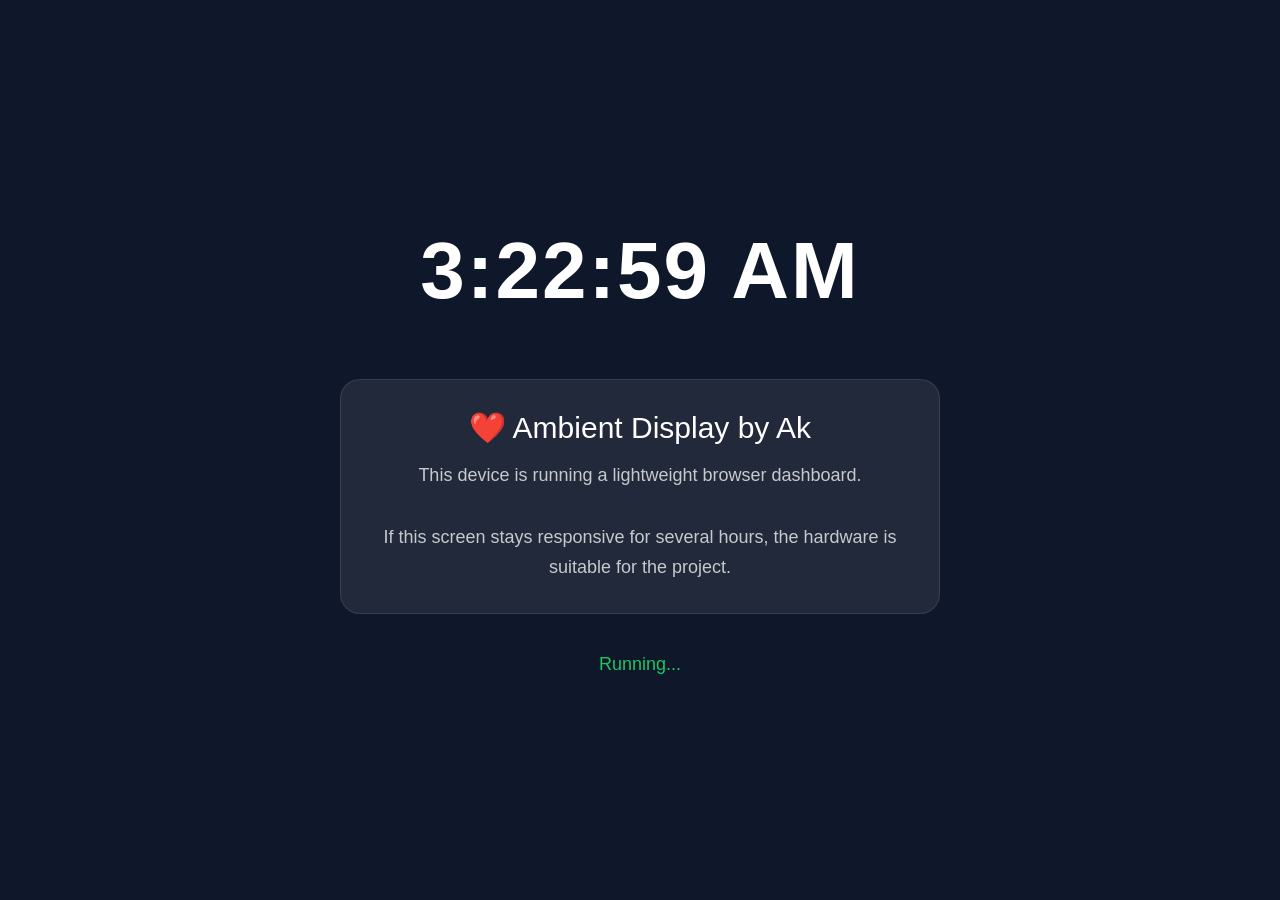
<file: index.html>
<!DOCTYPE html>
<html lang="en">
<head>
<meta name="apple-mobile-web-app-capable" content="yes">
<meta name="apple-mobile-web-app-status-bar-style" content="black">
<meta name="apple-mobile-web-app-title" content="Ambient Display">

<meta name="viewport"
content="width=device-width, initial-scale=1, maximum-scale=1, user-scalable=no">
<meta charset="UTF-8">
<meta name="viewport" content="width=device-width, initial-scale=1.0">

<title>Ambient Display Test</title>

<style>
*{
    margin:0;
    padding:0;
    box-sizing:border-box;
}

html,body{
    width:100%;
    height:100%;
    overflow:hidden;
    font-family:-apple-system,BlinkMacSystemFont,"Segoe UI",sans-serif;
    background:#0f172a;
    color:#fff;
}

.container{
    height:100%;
    display:flex;
    flex-direction:column;
    justify-content:center;
    align-items:center;
    padding:30px;
    text-align:center;
}

.clock{
    font-size:80px;
    font-weight:700;
    letter-spacing:2px;
}

.date{
    margin-top:12px;
    font-size:24px;
    opacity:.85;
}

.card{
    margin-top:50px;
    width:90%;
    max-width:600px;
    background:rgba(255,255,255,.08);
    border:1px solid rgba(255,255,255,.1);
    border-radius:20px;
    padding:30px;
}

.message{
    font-size:30px;
    margin-bottom:15px;
}

.small{
    opacity:.75;
    line-height:1.7;
    font-size:18px;
}

.status{
    margin-top:40px;
    font-size:18px;
    color:#22c55e;
}

.pulse{
    animation:pulse 2s infinite;
}

@keyframes pulse{
    0%{transform:scale(1);}
    50%{transform:scale(1.04);}
    100%{transform:scale(1);}
}
</style>
</head>

<body>

<div class="container">

<div id="clock" class="clock">--:--:--</div>

<div id="date" class="date"></div>

<div class="card pulse">

<div class="message">
❤️ Ambient Display by Ak
</div>

<div class="small">
This device is running a lightweight browser dashboard.<br><br>
If this screen stays responsive for several hours,
the hardware is suitable for the project.
</div>

</div>

<div class="status" id="status">
Running...
</div>

</div>

<script>
window.onload = function () {

    var clock = document.getElementById("clock");

    function tick() {
        var now = new Date();
        clock.innerHTML = now.toLocaleTimeString();
    }

    tick();

    setInterval(tick, 1000);
};
</script>

</body>
</html>
</file>
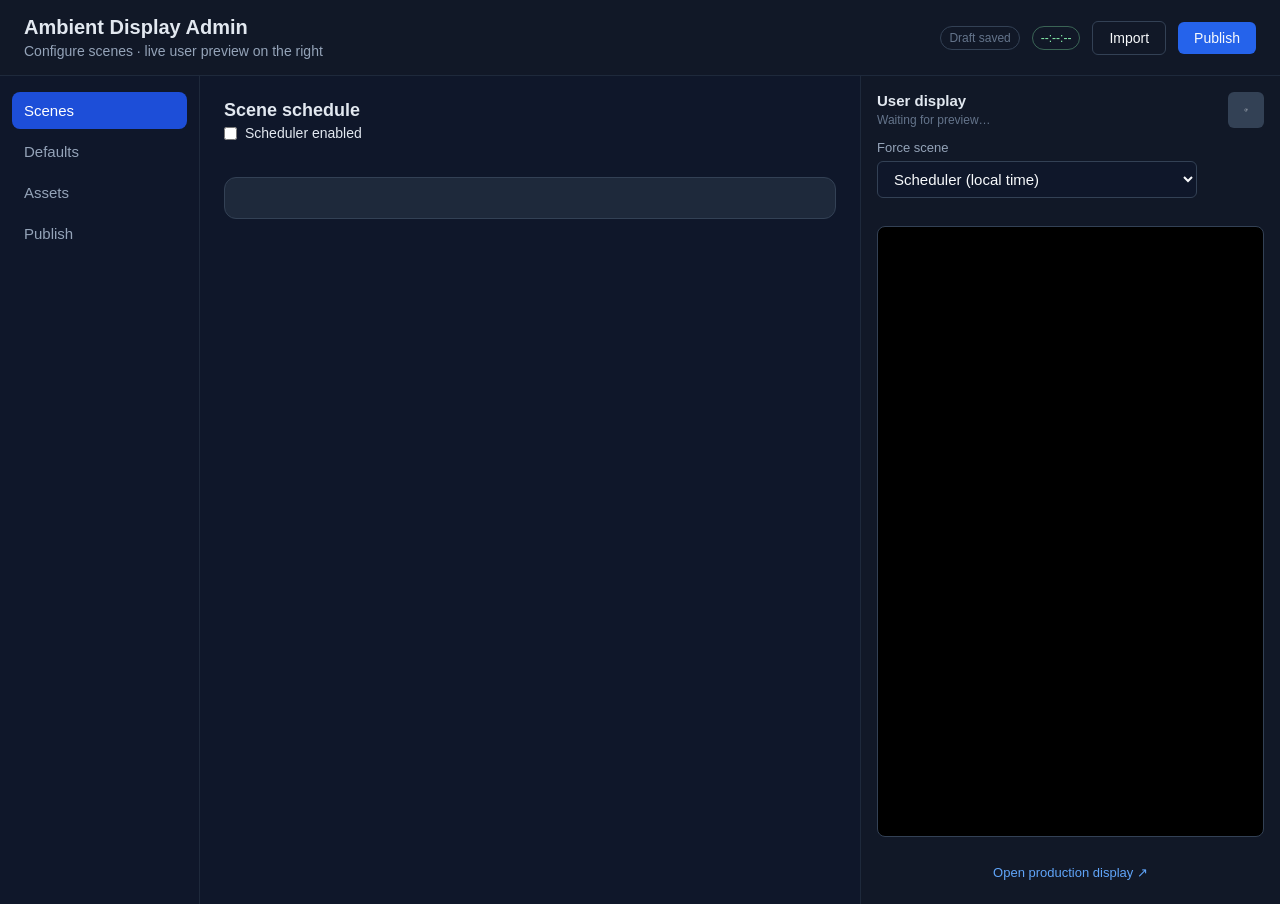
<file: ambient-admin/index.html>
<!DOCTYPE html>
<html lang="en">
<head>
  <meta charset="UTF-8">
  <meta name="viewport" content="width=device-width, initial-scale=1.0">
  <title>Ambient Display Admin</title>
  <link rel="stylesheet" href="css/admin.css">
</head>
<body>
  <header class="admin-header">
    <div class="admin-header__brand">
      <h1>Ambient Display Admin</h1>
      <p class="admin-header__subtitle">Configure scenes · live user preview on the right</p>
    </div>
    <div class="admin-header__actions">
      <span class="admin-badge" id="draft-status">Draft saved</span>
      <time class="admin-badge admin-badge--live" id="admin-clock">--:--:--</time>
      <button type="button" class="admin-btn admin-btn--ghost" id="btn-import">Import</button>
      <button type="button" class="admin-btn admin-btn--primary" id="btn-publish">Publish</button>
    </div>
  </header>

  <div class="admin-shell">
    <nav class="admin-nav" id="admin-nav">
      <button type="button" class="admin-nav__item admin-nav__item--active" data-panel="scenes">Scenes</button>
      <button type="button" class="admin-nav__item" data-panel="defaults">Defaults</button>
      <button type="button" class="admin-nav__item" data-panel="assets">Assets</button>
      <button type="button" class="admin-nav__item" data-panel="publish">Publish</button>
    </nav>

    <div class="admin-workspace">
      <main class="admin-main">
        <section class="admin-panel admin-panel--active" id="panel-scenes">
          <div class="admin-panel__header">
            <h2>Scene schedule</h2>
            <label class="admin-toggle">
              <input type="checkbox" id="scheduler-enabled">
              <span>Scheduler enabled</span>
            </label>
          </div>
          <div class="admin-timeline" id="scene-timeline"></div>
          <div class="admin-card" id="scene-editor"></div>
        </section>

        <section class="admin-panel" id="panel-defaults">
          <div class="admin-panel__header">
            <h2>Fallback defaults</h2>
            <p>Used when scheduler is disabled or a scene omits a field.</p>
          </div>
          <div class="admin-card" id="defaults-editor"></div>
        </section>

        <section class="admin-panel" id="panel-assets">
          <div class="admin-panel__header">
            <h2>Asset library</h2>
            <p>Upload images and videos for widget backgrounds and media widgets.</p>
          </div>
          <div class="admin-dropzone" id="asset-dropzone">
            <p>Drop files here or <label class="admin-link"><input type="file" id="asset-input" multiple accept="image/*,video/*" hidden>choose files</label></p>
          </div>
          <div class="admin-asset-grid" id="asset-grid"></div>
        </section>

        <section class="admin-panel" id="panel-publish">
          <div class="admin-panel__header">
            <h2>Publish</h2>
            <p>Validate and export static files to the display bundle.</p>
          </div>
          <div class="admin-card" id="publish-status"></div>
          <div class="admin-actions">
            <button type="button" class="admin-btn" id="btn-validate">Validate</button>
            <button type="button" class="admin-btn" id="btn-download-config">Download config.json</button>
            <button type="button" class="admin-btn" id="btn-download-manifest">Download cache-manifest.json</button>
            <button type="button" class="admin-btn admin-btn--primary" id="btn-write-display">Write to display folder</button>
          </div>
          <p class="admin-hint" id="publish-hint"></p>
          <details class="admin-preview-json">
            <summary>Config JSON</summary>
            <pre class="admin-code" id="config-preview"></pre>
          </details>
        </section>
      </main>

      <aside class="admin-preview-sidebar">
        <div class="admin-preview-sidebar__header">
          <div>
            <h2>User display</h2>
            <p id="preview-sync-status">Waiting for preview…</p>
          </div>
          <button type="button" class="admin-btn admin-btn--icon" id="btn-preview-refresh" title="Sync preview">
            <svg viewBox="0 0 24 24" width="18" height="18" aria-hidden="true"><path fill="currentColor" d="M17.65 6.35A7.96 7.96 0 0 0 12 4c-4.42 0-7.99 3.58-7.99 8s3.57 8 7.99 8c3.73 0 6.84-2.55 7.73-6h-2.08a5.99 5.99 0 0 1-5.65 4c-3.31 0-6-2.69-6-6s2.69-6 6-6c1.66 0 3.14.69 4.22 1.78L13 11h7V4l-2.35 2.35z"/></svg>
          </button>
        </div>
        <label class="admin-field admin-field--compact">
          <span class="admin-field__label">Force scene</span>
          <select id="preview-scene-select" class="admin-input admin-input--full">
            <option value="">Scheduler (local time)</option>
            <option value="morning">morning</option>
            <option value="day">day</option>
            <option value="evening">evening</option>
            <option value="night">night</option>
          </select>
        </label>
        <div class="admin-preview-frame-wrap">
          <iframe id="display-preview-frame" class="admin-preview-frame" src="../ambient-display/index.html?preview=1" title="User display preview"></iframe>
        </div>
        <a class="admin-link-block" href="../ambient-display/" target="_blank">Open production display ↗</a>
      </aside>
    </div>
  </div>

  <input type="file" id="import-input" accept="application/json,.json" hidden>

  <script type="module" src="js/main.js"></script>
</body>
</html>
</file>
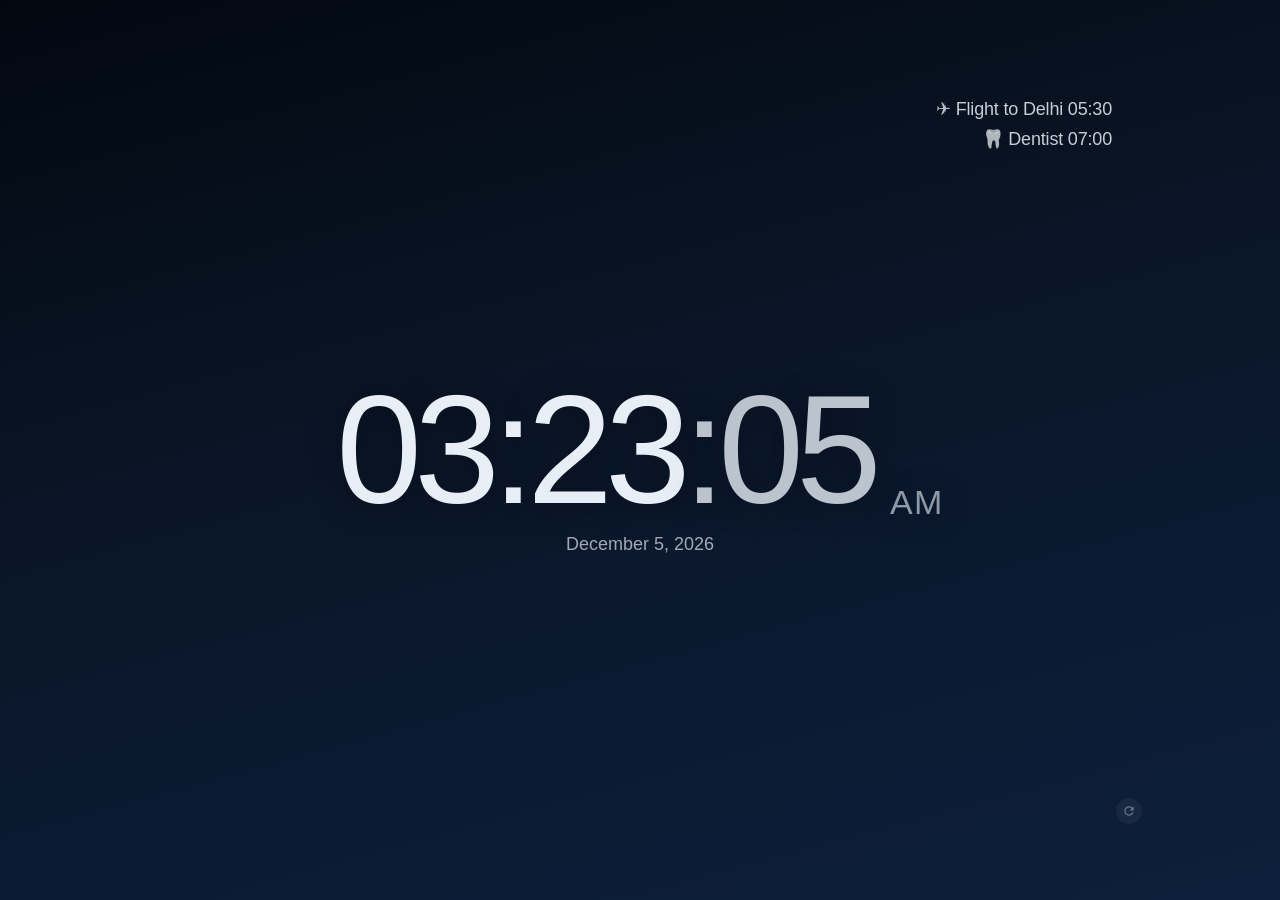
<file: ambient-display/index.html>
<!DOCTYPE html>
<html lang="en">
<head>
  <meta charset="UTF-8">
  <meta name="viewport" content="width=1024, height=768, initial-scale=1, maximum-scale=1, minimum-scale=1, user-scalable=no">
  <meta name="apple-mobile-web-app-capable" content="yes">
  <meta name="apple-mobile-web-app-status-bar-style" content="black-translucent">
  <meta name="apple-mobile-web-app-title" content="Ambient Display">
  <title>Ambient Display</title>
  <link rel="stylesheet" href="css/app.css">
  <link rel="stylesheet" href="css/ipad-mini.css">
  <link rel="stylesheet" href="css/display-modes.css">
  <link rel="stylesheet" href="css/night-clock.css">
</head>
<body>
  <div class="ambient-portrait-notice" aria-live="polite">
    Please rotate to landscape mode
  </div>
  <div id="ambient-root" class="ambient-root"></div>
  <noscript>
    <p class="ambient-noscript">Ambient Display requires JavaScript to run.</p>
  </noscript>
  <script src="js/config-loader.js"></script>
  <script src="js/day-phase.js"></script>
  <script src="js/preview-mode.js"></script>
  <script src="providers/utils.js"></script>
  <script src="providers/base-provider.js"></script>
  <script src="providers/provider-registry.js"></script>
  <script src="providers/clock-provider.js"></script>
  <script src="providers/agenda-provider.js"></script>
  <script src="providers/weather-provider.js"></script>
  <script src="providers/photo-provider.js"></script>
  <script src="providers/quote-provider.js"></script>
  <script src="providers/personal-message-provider.js"></script>
  <script src="providers/calendar-provider.js"></script>
  <script src="providers/notes-provider.js"></script>
  <script src="js/presentation-rules.js"></script>
  <script src="js/night-clock.js"></script>
  <script src="js/display-modes.js"></script>
  <script src="js/presentation-engine.js"></script>
  <script src="js/theme-engine.js"></script>
  <script src="js/display-renderer.js"></script>
  <script src="js/shell.js"></script>
  <script src="js/refresh-control.js"></script>
  <script src="js/app.js"></script>
</body>
</html>
</file>
<file: ambient-admin/css/admin.css>
/**
 * admin.css — Styles for Ambient Display Admin
 */

*, *::before, *::after { box-sizing: border-box; margin: 0; padding: 0; }

body {
  font-family: -apple-system, BlinkMacSystemFont, "Segoe UI", Roboto, sans-serif;
  background: #0f172a;
  color: #e2e8f0;
  min-height: 100vh;
}

.admin-header {
  display: flex;
  justify-content: space-between;
  align-items: center;
  padding: 1rem 1.5rem;
  border-bottom: 1px solid #1e293b;
  background: #111827;
}

.admin-header__brand h1 { font-size: 1.25rem; font-weight: 600; }
.admin-header__subtitle { font-size: 0.875rem; color: #94a3b8; margin-top: 0.25rem; }

.admin-header__actions { display: flex; gap: 0.75rem; align-items: center; }

.admin-badge {
  font-size: 0.75rem;
  color: #64748b;
  padding: 0.25rem 0.5rem;
  border: 1px solid #334155;
  border-radius: 999px;
}

.admin-shell {
  display: flex;
  min-height: calc(100vh - 72px);
}

.admin-workspace {
  flex: 1;
  display: flex;
  min-width: 0;
}

.admin-nav {
  width: 200px;
  flex-shrink: 0;
  padding: 1rem 0.75rem;
  border-right: 1px solid #1e293b;
  display: flex;
  flex-direction: column;
  gap: 0.25rem;
}

.admin-nav__item {
  background: none;
  border: none;
  color: #94a3b8;
  text-align: left;
  padding: 0.625rem 0.75rem;
  border-radius: 0.5rem;
  cursor: pointer;
  font-size: 0.9375rem;
}

.admin-nav__item:hover { background: #1e293b; color: #f8fafc; }
.admin-nav__item--active { background: #1d4ed8; color: #fff; }

.admin-main {
  flex: 1;
  min-width: 0;
  padding: 1.5rem;
  overflow-y: auto;
}

.admin-preview-sidebar {
  width: min(420px, 38vw);
  flex-shrink: 0;
  border-left: 1px solid #1e293b;
  background: #111827;
  padding: 1rem;
  display: flex;
  flex-direction: column;
  gap: 0.75rem;
}

.admin-preview-sidebar__header {
  display: flex;
  justify-content: space-between;
  align-items: flex-start;
  gap: 0.75rem;
}

.admin-preview-sidebar__header h2 {
  font-size: 0.9375rem;
  font-weight: 600;
}

.admin-preview-sidebar__header p {
  font-size: 0.75rem;
  color: #64748b;
  margin-top: 0.25rem;
}

.admin-preview-sidebar__status--ok { color: #86efac; }

.admin-badge--live {
  font-variant-numeric: tabular-nums;
  color: #86efac;
  border-color: rgba(134, 239, 172, 0.35);
}

.admin-btn--icon {
  display: inline-flex;
  align-items: center;
  justify-content: center;
  width: 2.25rem;
  height: 2.25rem;
  padding: 0;
  flex-shrink: 0;
}

.admin-field--compact { margin-bottom: 0; }

.admin-input--full { max-width: none; }

.admin-link-block {
  display: block;
  text-align: center;
  font-size: 0.8125rem;
  color: #60a5fa;
  text-decoration: none;
  padding: 0.5rem;
}

.admin-link-block:hover { text-decoration: underline; }

.admin-panel { display: none; }
.admin-panel--active { display: block; }

.admin-panel__header { margin-bottom: 1.25rem; }
.admin-panel__header h2 { font-size: 1.125rem; margin-bottom: 0.25rem; }
.admin-panel__header p { color: #94a3b8; font-size: 0.875rem; }

.admin-card {
  background: #1e293b;
  border: 1px solid #334155;
  border-radius: 0.75rem;
  padding: 1.25rem;
  margin-bottom: 1rem;
}

.admin-card__title { font-size: 1rem; margin-bottom: 1rem; }
.admin-card__subtitle { font-size: 0.875rem; color: #94a3b8; margin-bottom: 0.75rem; }

.admin-timeline {
  display: flex;
  gap: 0.5rem;
  flex-wrap: wrap;
  margin-bottom: 1rem;
}

.admin-timeline__item {
  background: #1e293b;
  border: 1px solid #334155;
  color: #cbd5e1;
  padding: 0.5rem 0.875rem;
  border-radius: 999px;
  cursor: pointer;
  font-size: 0.8125rem;
  text-transform: capitalize;
}

.admin-timeline__item--active {
  background: #1d4ed8;
  border-color: #1d4ed8;
  color: #fff;
}

.admin-field { margin-bottom: 1rem; }
.admin-field__label { display: block; font-size: 0.8125rem; color: #94a3b8; margin-bottom: 0.375rem; }

.admin-input {
  width: 100%;
  max-width: 320px;
  padding: 0.5rem 0.75rem;
  background: #0f172a;
  border: 1px solid #334155;
  border-radius: 0.375rem;
  color: #f8fafc;
  font-size: 0.9375rem;
}

.admin-toggle { display: flex; align-items: center; gap: 0.5rem; font-size: 0.875rem; }

.admin-btn {
  background: #334155;
  border: none;
  color: #f8fafc;
  padding: 0.5rem 1rem;
  border-radius: 0.375rem;
  cursor: pointer;
  font-size: 0.875rem;
}

.admin-btn:hover { background: #475569; }
.admin-btn--primary { background: #2563eb; }
.admin-btn--primary:hover { background: #1d4ed8; }
.admin-btn--ghost { background: transparent; border: 1px solid #334155; }
.admin-btn--small { padding: 0.25rem 0.625rem; font-size: 0.75rem; }

.admin-actions { display: flex; flex-wrap: wrap; gap: 0.5rem; margin-top: 1rem; }

.admin-dropzone {
  border: 2px dashed #334155;
  border-radius: 0.75rem;
  padding: 2rem;
  text-align: center;
  color: #94a3b8;
  margin-bottom: 1rem;
}

.admin-dropzone--active { border-color: #2563eb; background: rgba(37, 99, 235, 0.08); }
.admin-link { color: #60a5fa; cursor: pointer; text-decoration: underline; }

.admin-asset-grid {
  display: grid;
  grid-template-columns: repeat(auto-fill, minmax(180px, 1fr));
  gap: 1rem;
}

.admin-asset-card {
  background: #1e293b;
  border: 1px solid #334155;
  border-radius: 0.5rem;
  overflow: hidden;
}

.admin-asset-card__preview {
  height: 120px;
  background: #0f172a;
  display: flex;
  align-items: center;
  justify-content: center;
  overflow: hidden;
}

.admin-asset-card__preview img { width: 100%; height: 100%; object-fit: cover; }
.admin-asset-card__meta { padding: 0.625rem; font-size: 0.75rem; }
.admin-asset-card__meta code { display: block; color: #64748b; margin-top: 0.25rem; word-break: break-all; }
.admin-asset-card .admin-btn { margin: 0 0.625rem 0.625rem; }

.admin-code {
  background: #0f172a;
  border: 1px solid #334155;
  border-radius: 0.5rem;
  padding: 1rem;
  font-size: 0.75rem;
  overflow: auto;
  max-height: 70vh;
  white-space: pre-wrap;
  word-break: break-word;
}

.admin-status { list-style: none; padding: 0.75rem 1rem; border-radius: 0.5rem; font-size: 0.875rem; }
.admin-status--ok { background: rgba(34, 197, 94, 0.12); color: #86efac; }
.admin-status--error { background: rgba(239, 68, 68, 0.12); color: #fca5a5; }
.admin-status--error li { margin-bottom: 0.25rem; }

.admin-hint { margin-top: 1rem; font-size: 0.8125rem; color: #64748b; }
.admin-empty { color: #64748b; font-size: 0.875rem; }
.admin-divider { border: none; border-top: 1px solid #334155; margin: 1rem 0; }

.admin-preview-controls {
  display: flex;
  flex-wrap: wrap;
  gap: 0.75rem;
  align-items: flex-end;
  margin-bottom: 1rem;
}

.admin-preview-controls .admin-field { margin-bottom: 0; }

.admin-preview-frame-wrap {
  flex: 1;
  min-height: 360px;
  border: 1px solid #334155;
  border-radius: 0.5rem;
  overflow: hidden;
  background: #000;
  margin-bottom: 0.5rem;
}

.admin-preview-frame {
  width: 100%;
  height: 100%;
  min-height: 360px;
  border: none;
  display: block;
}

.admin-preview-json summary {
  cursor: pointer;
  font-size: 0.875rem;
  color: #94a3b8;
  margin-bottom: 0.5rem;
}

.admin-preview-json .admin-code { max-height: 240px; margin-top: 0.5rem; }

code { background: #0f172a; padding: 0.125rem 0.375rem; border-radius: 0.25rem; font-size: 0.8125rem; }
</file>
<file: ambient-display/css/app.css>
/**
 * app.css — Always-on ambient display (read-only, phase-aware)
 */

*, *::before, *::after {
  box-sizing: border-box;
  margin: 0;
  padding: 0;
}

html, body {
  width: 100%;
  height: 100%;
  min-height: 100%;
  overflow: hidden;
  -webkit-text-size-adjust: 100%;
  font-family: -apple-system, BlinkMacSystemFont, "SF Pro Display", "Segoe UI", Roboto, Helvetica, Arial, sans-serif;
  -webkit-font-smoothing: antialiased;
  -webkit-transition: background 1.5s ease, color 1.5s ease;
  transition: background 1.5s ease, color 1.5s ease;
}

/* Phase background fills full viewport; side buffers match on wide screens */
html.phase-morning {
  background: #faf8f5;
  color: #1d1d1f;
}

html.phase-afternoon {
  background: #f5f5f7;
  color: #1d1d1f;
}

html.phase-evening {
  background: #fdf6f0;
  color: #2c1810;
}

html.phase-night {
  background: #0a1628;
  color: #e8eef5;
}

body.phase-morning,
body.phase-afternoon,
body.phase-evening,
body.phase-night {
  background: transparent;
  color: inherit;
}

.ambient-root,
.ambient-app {
  width: 100%;
  height: 100%;
}

.ambient-body {
  background: transparent;
  color: inherit;
}

.ambient-error,
.ambient-noscript {
  display: -webkit-box;
  display: -webkit-flex;
  display: flex;
  -webkit-box-align: center;
  -webkit-align-items: center;
  align-items: center;
  -webkit-box-pack: center;
  -webkit-justify-content: center;
  justify-content: center;
  height: 100%;
  padding: 2rem;
  text-align: center;
  font-size: 1.125rem;
}

/* --- Layout --- */

.ambient-app {
  display: -webkit-box;
  display: -webkit-flex;
  display: flex;
  -webkit-box-orient: vertical;
  -webkit-flex-direction: column;
  flex-direction: column;
  padding: 2.5rem 3rem 2rem;
  gap: 2rem;
}

.ambient-stage {
  display: -webkit-box;
  display: -webkit-flex;
  display: flex;
  -webkit-box-orient: vertical;
  -webkit-flex-direction: column;
  flex-direction: column;
  -webkit-box-flex: 1;
  -webkit-flex: 1;
  flex: 1;
  gap: 1.75rem;
  min-height: 0;
}

/* --- Shell (Header) — day layout grid in night-clock.css --- */

.ambient-shell {
  -webkit-flex-shrink: 0;
  flex-shrink: 0;
}

.ambient-shell__greeting {
  font-size: 1.5rem;
  font-weight: 500;
  letter-spacing: -0.01em;
  line-height: 1.3;
  margin-bottom: 0.75rem;
  -webkit-transition: opacity 1s ease;
  transition: opacity 1s ease;
}

.ambient-shell__greeting--fade {
  -webkit-animation: greetingFade 1.2s ease;
  animation: greetingFade 1.2s ease;
}

@-webkit-keyframes greetingFade {
  from { opacity: 0; }
  to { opacity: 1; }
}

@keyframes greetingFade {
  from { opacity: 0; }
  to { opacity: 1; }
}

.ambient-shell__time {
  display: -webkit-box;
  display: -webkit-flex;
  display: flex;
  -webkit-box-align: baseline;
  -webkit-align-items: baseline;
  align-items: baseline;
  gap: 0.5rem;
  font-size: 4.5rem;
  font-weight: 600;
  letter-spacing: -0.03em;
  line-height: 1;
  font-variant-numeric: tabular-nums;
  margin-bottom: 0.65rem;
  color: inherit;
  opacity: 1;
}

.ambient-shell__time-main {
  font-weight: 600;
}

.ambient-shell__time-seconds {
  font-weight: 500;
  opacity: 0.85;
}

.ambient-shell__time-ampm {
  font-size: 1.75rem;
  font-weight: 600;
  letter-spacing: 0.04em;
  text-transform: uppercase;
  opacity: 0.75;
  margin-left: 0.25rem;
  -webkit-align-self: flex-end;
  align-self: flex-end;
  margin-bottom: 0.35rem;
}

.phase-night .ambient-shell__time-ampm {
  opacity: 0.85;
}

.ambient-shell__weekday {
  font-size: 1.375rem;
  font-weight: 600;
  opacity: 0.85;
  margin-bottom: 0.2rem;
}

.ambient-shell__date {
  font-size: 1.25rem;
  font-weight: 500;
  opacity: 0.7;
}

.phase-night .ambient-shell__weekday {
  opacity: 0.9;
}

.phase-night .ambient-shell__date {
  opacity: 0.75;
}

/* --- Hero --- */

.ambient-hero {
  display: -webkit-box;
  display: -webkit-flex;
  display: flex;
  -webkit-box-flex: 1;
  -webkit-flex: 1;
  flex: 1;
  -webkit-box-align: center;
  -webkit-align-items: center;
  align-items: center;
  -webkit-box-pack: center;
  -webkit-justify-content: center;
  justify-content: center;
  min-height: 0;
}

.ambient-hero--filled .ambient-block--hero .ambient-block__title,
.ambient-hero--filled .ambient-message__text {
  font-size: 3.25rem;
  font-weight: 600;
  letter-spacing: -0.03em;
  line-height: 1.1;
  text-align: center;
}

.ambient-hero--filled .ambient-block--hero .ambient-block__subtitle {
  font-size: 1.375rem;
  opacity: 0.6;
  text-align: center;
  margin-top: 0.75rem;
}

.ambient-hero--filled .ambient-block--hero .ambient-block__eyebrow {
  font-size: 0.875rem;
  text-transform: uppercase;
  letter-spacing: 0.12em;
  opacity: 0.5;
  text-align: center;
  margin-bottom: 0.75rem;
}

.ambient-block--hero-message {
  background: transparent;
  padding: 0;
}

.ambient-message__text {
  font-size: 2.5rem;
  font-weight: 500;
  line-height: 1.25;
  text-align: center;
  letter-spacing: -0.02em;
}

/* --- Context --- */

.ambient-context {
  display: -webkit-box;
  display: -webkit-flex;
  display: flex;
  gap: 1.25rem;
  -webkit-flex-shrink: 0;
  flex-shrink: 0;
}

.ambient-context .ambient-block {
  -webkit-box-flex: 1;
  -webkit-flex: 1;
  flex: 1;
  max-width: 33%;
}

/* --- Ambient --- */

.ambient-ambient {
  -webkit-flex-shrink: 0;
  flex-shrink: 0;
  min-height: 4rem;
}

/* --- Content blocks --- */

.ambient-block {
  padding: 1.25rem 1.5rem;
  border-radius: 1.25rem;
  background: rgba(255, 255, 255, 0.55);
  -webkit-backdrop-filter: blur(16px);
  backdrop-filter: blur(16px);
}

.phase-night .ambient-block {
  background: rgba(255, 255, 255, 0.06);
}

.phase-evening .ambient-block {
  background: rgba(255, 255, 255, 0.65);
}

.ambient-block__eyebrow {
  font-size: 0.8125rem;
  font-weight: 500;
  text-transform: uppercase;
  letter-spacing: 0.1em;
  opacity: 0.5;
  margin-bottom: 0.35rem;
}

.ambient-block__title {
  font-size: 1.375rem;
  font-weight: 600;
  letter-spacing: -0.01em;
  line-height: 1.2;
}

.ambient-block__title--sm {
  font-size: 1.125rem;
}

.ambient-block__subtitle {
  font-size: 0.9375rem;
  opacity: 0.55;
  margin-top: 0.35rem;
}

.ambient-block__metric {
  font-size: 2.75rem;
  font-weight: 300;
  letter-spacing: -0.03em;
  line-height: 1;
}

.ambient-block__alert {
  font-size: 0.875rem;
  color: #0071e3;
  margin-top: 0.5rem;
  font-weight: 500;
}

.phase-night .ambient-block__alert {
  color: #64b5ff;
}

/* --- Photo --- */

.ambient-block--hero-photo {
  background: transparent;
  padding: 0;
  width: 100%;
  max-width: 760px;
}

.ambient-photo__frame {
  position: relative;
  width: 100%;
  height: 0;
  padding-bottom: 62.5%;
  border-radius: 1.5rem;
  overflow: hidden;
  background: rgba(0, 0, 0, 0.04);
}

.ambient-photo__img {
  position: absolute;
  top: 0;
  left: 0;
  width: 100%;
  height: 100%;
  object-fit: cover;
  display: block;
}

.ambient-photo__img--incoming {
  position: absolute;
  top: 0;
  left: 0;
  opacity: 0;
  -webkit-animation: photoCrossfade 1.2s ease forwards;
  animation: photoCrossfade 1.2s ease forwards;
}

@-webkit-keyframes photoCrossfade {
  from { opacity: 0; }
  to { opacity: 1; }
}

@keyframes photoCrossfade {
  from { opacity: 0; }
  to { opacity: 1; }
}

.ambient-photo__caption {
  font-size: 1.125rem;
  opacity: 0.55;
  text-align: center;
  margin-top: 1rem;
}

.ambient-photo__album {
  font-size: 0.8125rem;
  text-transform: uppercase;
  letter-spacing: 0.1em;
  opacity: 0.4;
  text-align: center;
  margin-top: 0.35rem;
}

.ambient-block--photo:not(.ambient-block--hero-photo) .ambient-photo__frame {
  height: 120px;
  padding-bottom: 0;
}

/* --- Quote --- */

.ambient-block--quote {
  background: transparent;
  padding: 0.5rem 0;
}

.ambient-quote__text {
  font-size: 1.25rem;
  font-weight: 400;
  font-style: italic;
  line-height: 1.5;
  opacity: 0.75;
  text-align: center;
}

.ambient-quote__author {
  font-size: 0.9375rem;
  opacity: 0.5;
  text-align: center;
  margin-top: 0.75rem;
}

/* --- Notes --- */

.ambient-block--note {
  background: rgba(255, 255, 255, 0.78);
  padding: 1.25rem 1.75rem;
  border-radius: 1rem;
  border: 1px solid rgba(0, 0, 0, 0.06);
  max-width: 640px;
  margin: 0 auto;
}

.phase-night .ambient-block--note {
  background: rgba(255, 255, 255, 0.12);
  border-color: rgba(255, 255, 255, 0.14);
}

.phase-evening .ambient-block--note {
  background: rgba(255, 255, 255, 0.82);
}

.ambient-block--note .ambient-block__eyebrow {
  opacity: 0.65;
  margin-bottom: 0.5rem;
}

.ambient-note__text {
  font-size: 1.25rem;
  font-weight: 500;
  line-height: 1.5;
  text-align: center;
  opacity: 1;
}

.phase-night .ambient-note__text {
  opacity: 0.95;
}

/* --- Animations --- */

.ambient-animate-fade {
  -webkit-animation: contentFade 1s ease;
  animation: contentFade 1s ease;
}

.ambient-animate-instant {
  -webkit-animation: none;
  animation: none;
}

@-webkit-keyframes contentFade {
  from { opacity: 0; }
  to { opacity: 1; }
}

@keyframes contentFade {
  from { opacity: 0; }
  to { opacity: 1; }
}

/* --- Special emphasis (legacy aliases removed — see display-modes.css) --- */

/* --- Refresh control --- */

.ambient-root {
  position: relative;
}

.ambient-refresh {
  position: absolute;
  bottom: 10px;
  right: 10px;
  z-index: 20;
  width: 26px;
  height: 26px;
  padding: 0;
  margin: 0;
  border: none;
  border-radius: 50%;
  background: rgba(127, 127, 127, 0.18);
  color: inherit;
  opacity: 0.42;
  cursor: pointer;
  display: -webkit-box;
  display: -webkit-flex;
  display: flex;
  -webkit-box-align: center;
  -webkit-align-items: center;
  align-items: center;
  -webkit-box-pack: center;
  -webkit-justify-content: center;
  justify-content: center;
  -webkit-transition: opacity 0.2s ease, background 0.2s ease;
  transition: opacity 0.2s ease, background 0.2s ease;
}

.ambient-refresh:active {
  opacity: 0.75;
  background: rgba(127, 127, 127, 0.28);
}

.ambient-refresh__icon {
  width: 14px;
  height: 14px;
  display: block;
}

.ambient-refresh__icon--fallback {
  font-size: 14px;
  line-height: 1;
}

.phase-night .ambient-refresh {
  background: rgba(255, 255, 255, 0.12);
}

/* --- Responsive --- */

@media (max-width: 768px) {
  .ambient-app {
    padding: 1.5rem 1.75rem;
  }

  .ambient-shell__time {
    font-size: 3.25rem;
  }

  .ambient-shell__time-ampm {
    font-size: 1.25rem;
  }

  .ambient-hero--filled .ambient-block--hero .ambient-block__title,
  .ambient-message__text {
    font-size: 2rem;
  }

  .ambient-context {
    -webkit-box-orient: vertical;
    -webkit-flex-direction: column;
    flex-direction: column;
  }

  .ambient-context .ambient-block {
    max-width: 100%;
  }
}
</file>
<file: ambient-display/css/ipad-mini.css>
/**
 * css/ipad-mini.css — iPad mini A1455 landscape lock (1024 × 768, 4:3)
 * Target: 7.9" display, old Safari / iOS WebKit
 */

/* --- Fixed canvas: centered column, phase background on sides --- */

html.ambient-ipad-mini {
  width: 100%;
  height: 100%;
  min-height: 100%;
  overflow: hidden;
}

html.ambient-ipad-mini body {
  display: -webkit-box;
  display: -webkit-flex;
  display: flex;
  -webkit-box-pack: center;
  -webkit-justify-content: center;
  justify-content: center;
  -webkit-box-align: center;
  -webkit-align-items: center;
  align-items: center;
  width: 100%;
  height: 100%;
  min-height: 100%;
  overflow: hidden;
  margin: 0;
  padding: 0;
  background: transparent;
}

html.ambient-ipad-mini .ambient-root {
  width: 1024px;
  height: 768px;
  min-width: 1024px;
  min-height: 768px;
  max-width: 1024px;
  max-height: 768px;
  overflow: hidden;
  position: relative;
  -webkit-flex-shrink: 0;
  flex-shrink: 0;
}

html.ambient-ipad-mini .ambient-app {
  width: 1024px;
  height: 768px;
  padding: 20px 28px 16px;
  gap: 12px;
  background: transparent;
}

/* --- Portrait warning --- */

.ambient-portrait-notice {
  display: none;
  position: fixed;
  top: 0;
  left: 0;
  width: 100%;
  height: 100%;
  z-index: 9999;
  background: #0a1628;
  color: #e8eef5;
  -webkit-box-align: center;
  -webkit-align-items: center;
  align-items: center;
  -webkit-box-pack: center;
  -webkit-justify-content: center;
  justify-content: center;
  text-align: center;
  padding: 2rem;
  font-size: 1.25rem;
  line-height: 1.5;
}

@media (orientation: portrait) {
  html.ambient-ipad-mini .ambient-portrait-notice {
    display: -webkit-box;
    display: -webkit-flex;
    display: flex;
  }

  html.ambient-ipad-mini .ambient-root {
    visibility: hidden;
  }
}

/* --- Shell: landscape two-column header --- */

html.ambient-ipad-mini .ambient-shell {
  display: -webkit-box;
  display: -webkit-flex;
  display: flex;
  -webkit-box-pack: justify;
  -webkit-justify-content: space-between;
  justify-content: space-between;
  -webkit-box-align: end;
  -webkit-align-items: flex-end;
  align-items: flex-end;
  height: 108px;
  -webkit-flex-shrink: 0;
  flex-shrink: 0;
}

html.ambient-ipad-mini .ambient-shell__info {
  -webkit-box-flex: 1;
  -webkit-flex: 1;
  flex: 1;
  text-align: left;
}

html.ambient-ipad-mini .ambient-shell__clock {
  text-align: right;
  -webkit-flex-shrink: 0;
  flex-shrink: 0;
}

html.ambient-ipad-mini .ambient-shell__greeting {
  font-size: 22px;
  margin-bottom: 6px;
}

html.ambient-ipad-mini .ambient-shell__time {
  font-size: 56px;
  margin-bottom: 0;
  -webkit-box-pack: end;
  -webkit-justify-content: flex-end;
  justify-content: flex-end;
}

html.ambient-ipad-mini .ambient-shell__time-ampm {
  font-size: 22px;
  margin-bottom: 8px;
}

html.ambient-ipad-mini .ambient-shell__weekday {
  font-size: 18px;
  margin-bottom: 2px;
}

html.ambient-ipad-mini .ambient-shell__date {
  font-size: 16px;
}

/* --- Stage regions --- */

html.ambient-ipad-mini .ambient-stage {
  gap: 10px;
  min-height: 0;
}

html.ambient-ipad-mini .ambient-hero {
  min-height: 0;
  max-height: 340px;
}

html.ambient-ipad-mini .ambient-hero--filled .ambient-block--hero .ambient-block__title,
html.ambient-ipad-mini .ambient-hero--filled .ambient-message__text {
  font-size: 42px;
}

html.ambient-ipad-mini .ambient-hero--filled .ambient-block--hero .ambient-block__subtitle {
  font-size: 20px;
}

html.ambient-ipad-mini .ambient-message__text {
  font-size: 36px;
}

html.ambient-ipad-mini .ambient-context {
  height: 108px;
  gap: 10px;
}

html.ambient-ipad-mini .ambient-context .ambient-block {
  padding: 10px 14px;
  border-radius: 14px;
  max-width: none;
}

html.ambient-ipad-mini .ambient-block__title {
  font-size: 18px;
}

html.ambient-ipad-mini .ambient-block__title--sm {
  font-size: 16px;
}

html.ambient-ipad-mini .ambient-block__metric {
  font-size: 36px;
}

html.ambient-ipad-mini .ambient-block__subtitle {
  font-size: 13px;
}

html.ambient-ipad-mini .ambient-block__eyebrow {
  font-size: 11px;
  margin-bottom: 4px;
}

html.ambient-ipad-mini .ambient-ambient {
  height: 72px;
  min-height: 72px;
  max-height: 72px;
  overflow: hidden;
}

html.ambient-ipad-mini .ambient-block--note {
  padding: 8px 16px;
  max-width: 100%;
}

html.ambient-ipad-mini .ambient-note__text {
  font-size: 16px;
  line-height: 1.35;
}

html.ambient-ipad-mini .ambient-quote__text {
  font-size: 16px;
  line-height: 1.35;
}

html.ambient-ipad-mini .ambient-quote__author {
  font-size: 13px;
  margin-top: 4px;
}

/* --- Hero photo (4:3 friendly, no aspect-ratio) --- */

html.ambient-ipad-mini .ambient-block--hero-photo {
  max-width: 480px;
}

html.ambient-ipad-mini .ambient-photo__frame {
  height: 0;
  padding-bottom: 56.25%;
  aspect-ratio: auto;
}

html.ambient-ipad-mini .ambient-photo__frame .ambient-photo__img {
  position: absolute;
  top: 0;
  left: 0;
  width: 100%;
  height: 100%;
}

html.ambient-ipad-mini .ambient-photo__caption {
  font-size: 14px;
  margin-top: 6px;
}

html.ambient-ipad-mini .ambient-block--photo:not(.ambient-block--hero-photo) .ambient-photo__frame {
  max-height: 56px;
  padding-bottom: 0;
  height: 56px;
}

html.ambient-ipad-mini .ambient-block--photo:not(.ambient-block--hero-photo) .ambient-photo__img {
  position: static;
  max-height: 56px;
}
</file>
<file: ambient-display/css/display-modes.css>
/**
 * css/display-modes.css — Layout and motion per display mode (ES5 / old Safari)
 */

/* --- Focus: important content front and center --- */

.ambient-display-focus .ambient-hero {
  -webkit-box-flex: 1;
  flex: 1;
}

/* --- Standard: balanced default layout --- */

.ambient-display-standard .ambient-hero {
  -webkit-box-flex: 1;
  flex: 1;
}

/* --- Calm: large clock, large photo, minimal context --- */

.ambient-display-calm .ambient-shell--large-clock .ambient-shell__time {
  font-size: 72px;
}

.ambient-display-calm .ambient-shell--large-clock .ambient-shell__time-ampm {
  font-size: 28px;
}

.ambient-display-calm .ambient-hero {
  max-height: 380px;
}

.ambient-display-calm .ambient-block--hero-photo {
  max-width: 560px;
}

.ambient-display-calm .ambient-context {
  max-height: 96px;
}

.ambient-display-calm .ambient-ambient {
  max-height: 64px;
}

/* --- Celebration: warm, personal, festive --- */

.ambient-display-celebration {
  background: transparent;
}

html.phase-morning .ambient-display-celebration,
html.phase-afternoon .ambient-display-celebration,
html.phase-evening .ambient-display-celebration,
html.phase-night .ambient-display-celebration {
  /* emphasis handled by parent phase + celebration blocks */
}

.ambient-emphasis-celebratory .ambient-block--hero,
.ambient-emphasis-celebratory .ambient-block--hero-message {
  background: rgba(255, 200, 120, 0.18);
  border-radius: 1.5rem;
  padding: 1.25rem 1.5rem;
}

.ambient-display-celebration .ambient-block--hero .ambient-block__title,
.ambient-display-celebration .ambient-message__text {
  color: #c45c00;
}

.phase-night .ambient-display-celebration .ambient-block--hero .ambient-block__title,
.phase-night .ambient-display-celebration .ambient-message__text {
  color: #ffb366;
}

.ambient-emphasis-warning .ambient-block--agenda.ambient-block--hero {
  background: rgba(255, 59, 48, 0.08);
  border: 1px solid rgba(255, 59, 48, 0.2);
}

.ambient-emphasis-warning .ambient-block--hero .ambient-block__title {
  color: #d70015;
}

.phase-night .ambient-emphasis-warning .ambient-block--hero .ambient-block__title {
  color: #ff6b6b;
}

/* --- Reduced motion (sleep mode) --- */

.ambient-reduce-motion .ambient-animate-fade,
.ambient-reduce-motion .ambient-shell__greeting--fade {
  -webkit-animation: none;
  animation: none;
}

.ambient-reduce-motion .ambient-photo__img--incoming {
  -webkit-animation: none;
  animation: none;
  opacity: 1;
}

/* --- iPad mini tuning --- */

html.ambient-ipad-mini .ambient-display-calm .ambient-shell--large-clock .ambient-shell__time {
  font-size: 64px;
}
</file>
<file: ambient-display/css/night-clock.css>
/**
 * css/night-clock.css — Prepare & Bedside intent modes (ES5 / old Safari)
 */

/* --- Night backgrounds (static, no rotation) --- */

html.ambient-night-bg-pure-black {
  background: #000000 !important;
  color: #e8eef5;
}

html.ambient-night-bg-dark-gradient {
  background: #020810 !important;
  background: -webkit-linear-gradient(165deg, #020810 0%, #0a1628 45%, #0d1f3c 100%) !important;
  background: linear-gradient(165deg, #020810 0%, #0a1628 45%, #0d1f3c 100%) !important;
  color: #e8eef5;
}

html.ambient-night-bg-static-night {
  background: #050d1a !important;
  color: #d8e4f0;
}

html.ambient-night-bg-blurred-photo {
  background-color: #0a1628 !important;
  color: #e8eef5;
}

html.ambient-night-bg-blurred-photo::before {
  content: '';
  position: fixed;
  top: 0;
  left: 0;
  width: 100%;
  height: 100%;
  background: inherit;
  -webkit-filter: blur(24px);
  filter: blur(24px);
  opacity: 0.35;
  z-index: 0;
  pointer-events: none;
}

/* --- Shared intent mode shell --- */

.ambient-display-prepare .ambient-app,
.ambient-display-bedside .ambient-app {
  position: relative;
  width: 100%;
  height: 100%;
  padding: 0;
  margin: 0;
  gap: 0;
}

.ambient-display-prepare .ambient-shell,
.ambient-display-bedside .ambient-shell {
  position: absolute;
  top: 0;
  left: 0;
  width: 100%;
  height: 100%;
  margin: 0;
  padding: 0;
  -webkit-transform: none;
  transform: none;
  display: block !important;
}

.ambient-display-prepare .ambient-stage,
.ambient-display-bedside .ambient-stage {
  display: none !important;
}

/* Time focal anchor — exact center */
.ambient-shell--prepare .ambient-shell__time,
.ambient-shell--bedside .ambient-shell__time {
  position: absolute;
  top: 50%;
  left: 50%;
  -webkit-transform: translate(-50%, -50%);
  transform: translate(-50%, -50%);
  display: -webkit-box;
  display: -webkit-flex;
  display: flex;
  -webkit-box-align: baseline;
  -webkit-align-items: baseline;
  align-items: baseline;
  -webkit-box-pack: center;
  -webkit-justify-content: center;
  justify-content: center;
  width: auto;
  margin: 0;
  padding: 0;
  font-weight: 200;
  line-height: 1;
  letter-spacing: -0.05em;
  text-shadow: 0 4px 32px rgba(0, 0, 0, 0.4);
  white-space: nowrap;
  z-index: 2;
}

.ambient-shell--prepare .ambient-shell__time-main,
.ambient-shell--bedside .ambient-shell__time-main {
  font-weight: 200;
}

.ambient-shell--prepare .ambient-shell__time-ampm,
.ambient-shell--bedside .ambient-shell__time-ampm {
  font-weight: 500;
  opacity: 0.6;
  margin-left: 8px;
  -webkit-align-self: flex-end;
  align-self: flex-end;
}

.ambient-shell--prepare .ambient-shell__time-seconds,
.ambient-shell--bedside .ambient-shell__time-seconds {
  font-weight: 200;
  opacity: 0.8;
}

.ambient-shell--prepare .ambient-shell__weekday,
.ambient-shell--bedside .ambient-shell__weekday {
  display: none !important;
}

.ambient-shell--prepare .ambient-shell__date,
.ambient-shell--bedside .ambient-shell__date {
  position: absolute;
  left: 0;
  right: 0;
  text-align: center;
  margin: 0;
  padding: 0 32px;
  z-index: 1;
  font-weight: 500;
  opacity: 0.62;
}

/* --- Prepare Mode (21:00–00:00) --- */

.ambient-shell--prepare .ambient-shell__time {
  font-size: 142px;
}

.ambient-shell--prepare .ambient-shell__time-ampm {
  font-size: 34px;
  margin-bottom: 8px;
}

.ambient-shell--prepare .ambient-shell__greeting {
  position: absolute;
  top: 28px;
  left: 32px;
  right: auto;
  font-size: 20px;
  font-weight: 400;
  opacity: 0.55;
  letter-spacing: 0.02em;
  text-align: left;
  margin: 0;
  padding: 0;
  z-index: 3;
  -webkit-transform: none;
  transform: none;
}

.ambient-shell--prepare .ambient-shell__date {
  top: calc(50% + 82px);
  font-size: 19px;
}

.ambient-shell--prepare .ambient-shell__night-message {
  position: absolute;
  bottom: 36px;
  left: 0;
  right: 0;
  font-size: 20px;
  font-weight: 400;
  opacity: 0.5;
  letter-spacing: 0.02em;
  text-align: center;
  margin: 0;
  padding: 0 32px;
  z-index: 1;
}

/* --- Bedside Mode (00:00–06:00) --- */

.ambient-shell--bedside .ambient-shell__time {
  font-size: 170px;
}

.ambient-shell--bedside .ambient-shell__time-ampm {
  font-size: 38px;
  margin-bottom: 10px;
}

.ambient-shell--bedside .ambient-shell__greeting {
  display: none !important;
}

.ambient-shell--bedside .ambient-shell__date {
  top: calc(50% + 92px);
  font-size: 20px;
  opacity: 0.68;
}

.ambient-shell--bedside .ambient-shell__night-message {
  display: none !important;
}

/* --- Corner overlays (top-right) --- */

.ambient-corner {
  position: absolute;
  top: 28px;
  right: 32px;
  z-index: 4;
  max-width: 280px;
  text-align: right;
  pointer-events: none;
}

.ambient-corner-card {
  display: inline-block;
  text-align: right;
  padding: 12px 16px;
  background: rgba(255, 255, 255, 0.06);
  border-radius: 12px;
}

.ambient-corner-card__label {
  font-size: 13px;
  text-transform: uppercase;
  letter-spacing: 0.12em;
  opacity: 0.55;
  margin: 0 0 4px 0;
}

.ambient-corner-card__title {
  font-size: 19px;
  font-weight: 600;
  letter-spacing: -0.01em;
  margin: 0 0 2px 0;
}

.ambient-corner-card__meta {
  font-size: 17px;
  font-weight: 500;
  opacity: 0.78;
  margin: 0;
}

.ambient-corner-list {
  text-align: right;
}

.ambient-corner-list__item {
  font-size: 18px;
  font-weight: 500;
  opacity: 0.85;
  margin: 0 0 8px 0;
  letter-spacing: -0.01em;
}

.ambient-corner-list__item:last-child {
  margin-bottom: 0;
}

.ambient-corner-list__emoji {
  opacity: 0.9;
}

/* --- Wake-up transition --- */

.ambient-wake-transition .ambient-shell {
  -webkit-transition: opacity 1.5s ease;
  transition: opacity 1.5s ease;
}

.ambient-wake-transition .ambient-stage {
  -webkit-transition: opacity 1.5s ease;
  transition: opacity 1.5s ease;
}

.ambient-wake-transition[data-wake-progress="0"] .ambient-stage {
  opacity: 0;
}

.ambient-wake-transition[data-wake-progress="25"] .ambient-stage {
  opacity: 0.25;
}

.ambient-wake-transition[data-wake-progress="50"] .ambient-stage {
  opacity: 0.5;
}

.ambient-wake-transition[data-wake-progress="75"] .ambient-stage {
  opacity: 0.75;
}

.ambient-wake-transition[data-wake-progress="100"] .ambient-stage {
  opacity: 1;
}

/* --- iPad mini tuning --- */

html.ambient-ipad-mini .ambient-display-prepare .ambient-app,
html.ambient-ipad-mini .ambient-display-bedside .ambient-app {
  width: 1024px;
  height: 768px;
  padding: 0;
}

html.ambient-ipad-mini .ambient-display-prepare .ambient-shell,
html.ambient-ipad-mini .ambient-display-bedside .ambient-shell {
  width: 1024px;
  height: 768px;
}

html.ambient-ipad-mini .ambient-shell--prepare .ambient-shell__time {
  font-size: 130px;
}

html.ambient-ipad-mini .ambient-shell--prepare .ambient-shell__time-ampm {
  font-size: 34px;
}

html.ambient-ipad-mini .ambient-shell--prepare .ambient-shell__greeting {
  top: 32px;
  left: 40px;
  font-size: 18px;
}

html.ambient-ipad-mini .ambient-shell--prepare .ambient-shell__date {
  top: calc(50% + 76px);
  font-size: 18px;
  opacity: 0.65;
}

html.ambient-ipad-mini .ambient-shell--prepare .ambient-shell__night-message {
  bottom: 40px;
  font-size: 18px;
}

html.ambient-ipad-mini .ambient-shell--bedside .ambient-shell__time {
  font-size: 154px;
}

html.ambient-ipad-mini .ambient-shell--bedside .ambient-shell__time-ampm {
  font-size: 34px;
}

html.ambient-ipad-mini .ambient-shell--bedside .ambient-shell__date {
  top: calc(50% + 84px);
  font-size: 18px;
  opacity: 0.68;
}

html.ambient-ipad-mini .ambient-corner {
  top: 32px;
  right: 40px;
  max-width: 320px;
}

html.ambient-ipad-mini .ambient-corner-card__label {
  font-size: 13px;
}

html.ambient-ipad-mini .ambient-corner-card__title {
  font-size: 19px;
}

html.ambient-ipad-mini .ambient-corner-card__meta {
  font-size: 17px;
}

html.ambient-ipad-mini .ambient-corner-list__item {
  font-size: 18px;
}

/* --- Day shell grid (flat children) --- */

.ambient-shell:not(.ambient-shell--prepare):not(.ambient-shell--bedside) {
  display: -ms-grid;
  display: grid;
  -ms-grid-columns: 1fr auto;
  grid-template-columns: 1fr auto;
  -ms-grid-rows: auto auto auto auto;
  grid-template-rows: auto auto auto auto;
  -webkit-box-align: end;
  align-items: end;
  width: 100%;
}

.ambient-shell:not(.ambient-shell--prepare):not(.ambient-shell--bedside) .ambient-shell__greeting {
  -ms-grid-column: 1;
  grid-column: 1;
  -ms-grid-row: 1;
  grid-row: 1;
}

.ambient-shell:not(.ambient-shell--prepare):not(.ambient-shell--bedside) .ambient-shell__weekday {
  -ms-grid-column: 1;
  grid-column: 1;
  -ms-grid-row: 2;
  grid-row: 2;
}

.ambient-shell:not(.ambient-shell--prepare):not(.ambient-shell--bedside) .ambient-shell__date {
  -ms-grid-column: 1;
  grid-column: 1;
  -ms-grid-row: 3;
  grid-row: 3;
}

.ambient-shell:not(.ambient-shell--prepare):not(.ambient-shell--bedside) .ambient-shell__time {
  -ms-grid-column: 2;
  grid-column: 2;
  -ms-grid-row: 1;
  -ms-grid-row-span: 3;
  grid-row: 1 / span 3;
  -ms-grid-row-align: end;
  align-self: end;
  text-align: right;
}

.ambient-shell:not(.ambient-shell--prepare):not(.ambient-shell--bedside) .ambient-shell__night-message {
  display: none !important;
}
</file>
